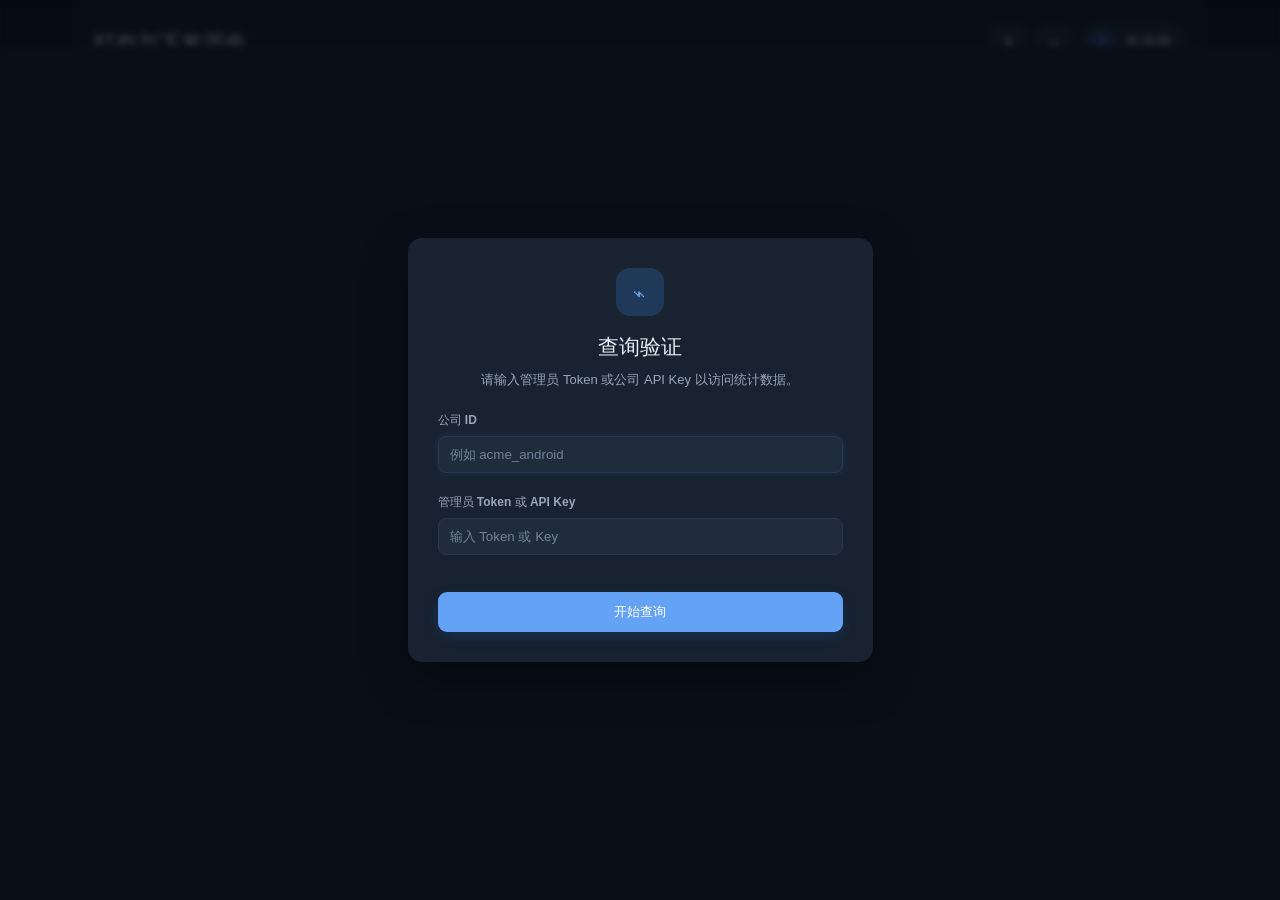
<file: jiagu/server/internal/httpapi/admin/index.html>
<!doctype html>
<html lang="zh-CN">
<head>
  <meta charset="utf-8">
  <meta name="viewport" content="width=device-width, initial-scale=1">
  <meta name="color-scheme" content="dark light">
  <script>try{document.documentElement.dataset.theme=localStorage.getItem("jiagu.theme")||"dark"}catch(_){document.documentElement.dataset.theme="dark"}</script>
  <title>Jiagu · 打包与下发统计</title>
  <link rel="stylesheet" href="styles.css">
  <link rel="stylesheet" href="index.css">
  <link rel="stylesheet" href="theme.css">
</head>
<body>
  <div class="shell standalone">
    <main>
      <header class="topbar">
        <div>
          <h1 id="pageTitle">打包与下发历史</h1>
        </div>
        <div class="top-actions">
          <button class="icon-button theme-toggle" type="button" title="切换到浅色模式" aria-label="切换到浅色模式">☀</button>
          <button class="icon-button" id="refreshButton" type="button" title="刷新">↻</button>
          <button class="user-chip" id="authInfo" type="button"><span>?</span><b>未连接</b></button>
        </div>
      </header>

      <section class="content">
        <section class="table-card">
          <div class="table-wrap" id="logsContainer">
            <!-- Grouped tables will be rendered here -->
          </div>
          <div class="table-state" id="logsState">
            <span class="spinner"></span>
            <p>正在读取统计信息…</p>
          </div>
          <footer class="table-footer">
            <span id="logsCount">共 0 条记录</span>
            <div class="page-controls">
              <label class="page-size-label" for="pageSizeSelect">
                每页
                <select id="pageSizeSelect" aria-label="每页显示条数">
                  <option value="5">5 条</option>
                  <option value="20" selected>20 条</option>
                  <option value="50">50 条</option>
                  <option value="100">100 条</option>
                </select>
              </label>
              <div class="pagination" id="logsPagination"></div>
            </div>
          </footer>
        </section>
      </section>
    </main>
  </div>

  <dialog class="compact-dialog" id="loginDialog">
    <form id="loginForm">
      <div class="token-symbol">⌁</div>
      <h2>查询验证</h2>
      <p>请输入管理员 Token 或公司 API Key 以访问统计数据。</p>
      <label class="field">
        <span>公司 ID</span>
        <input name="companyId" id="companyIdInput" required placeholder="例如 acme_android">
      </label>
      <label class="field">
        <span>管理员 Token 或 API Key</span>
        <input name="key" type="password" required placeholder="输入 Token 或 Key">
      </label>
      <p class="form-error" id="loginError"></p>
      <button class="primary-button full-button" type="submit">开始查询</button>
    </form>
  </dialog>

  <div class="toast" id="toast" role="status" aria-live="polite"></div>
  <script src="theme.js" defer></script>
  <script src="index.js" defer></script>
</body>
</html>
</file>
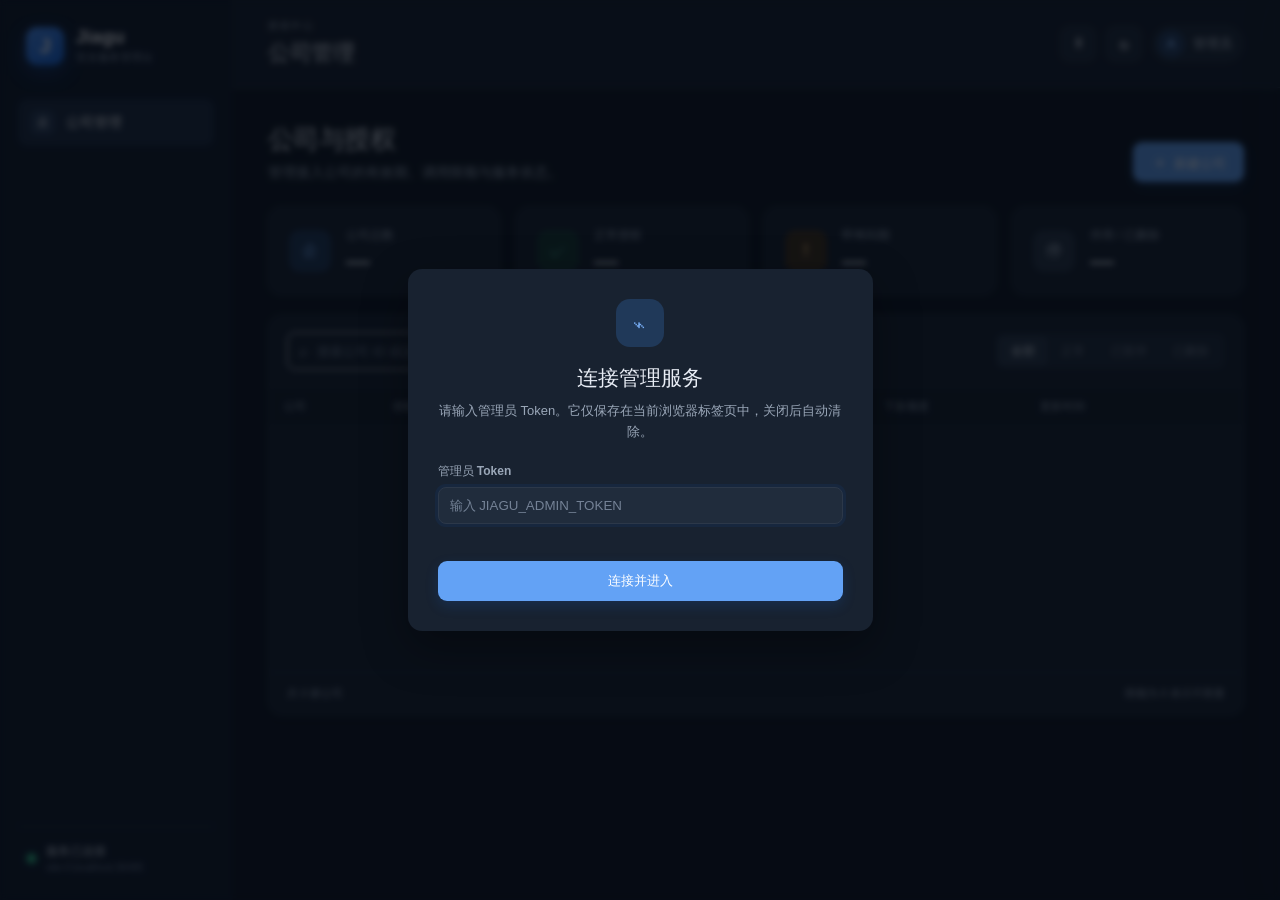
<file: jiagu/server/internal/httpapi/admin/mgr.htm>
<!doctype html>
<html lang="zh-CN">
<head>
  <meta charset="utf-8">
  <meta name="viewport" content="width=device-width, initial-scale=1">
  <meta name="color-scheme" content="dark light">
  <script>try{document.documentElement.dataset.theme=localStorage.getItem("jiagu.theme")||"dark"}catch(_){document.documentElement.dataset.theme="dark"}</script>
  <title>Jiagu · 公司管理</title>
  <link rel="stylesheet" href="styles.css">
  <link rel="stylesheet" href="mgr.css">
  <link rel="stylesheet" href="theme.css">
</head>
<body>
  <div class="shell">
    <aside class="sidebar">
      <a class="brand" href="mgr.htm" aria-label="Jiagu 管理台">
        <span class="brand-mark">J</span>
        <span><strong>Jiagu</strong><small>安全服务管理台</small></span>
      </a>
      <nav aria-label="主导航">
        <a class="nav-item active" href="mgr.htm"><span class="nav-icon">企</span>公司管理</a>
      </nav>
      <div class="sidebar-foot">
        <span class="health-dot"></span>
        <span><strong>服务已连接</strong><small id="serviceAddress"></small></span>
      </div>
    </aside>

    <main>
      <header class="topbar">
        <div><p class="eyebrow">授权中心</p><h1>公司管理</h1></div>
        <div class="top-actions">
          <button class="icon-button theme-toggle" type="button" title="切换到浅色模式" aria-label="切换到浅色模式">☀</button>
          <button class="icon-button" id="refreshButton" type="button" title="刷新" aria-label="刷新">↻</button>
          <button class="user-chip" id="changeTokenButton" type="button"><span>A</span>管理员</button>
        </div>
      </header>

      <section class="content">
        <div class="intro">
          <div><h2>公司与授权</h2><p>管理接入公司的有效期、调用限额与服务状态。</p></div>
          <button class="primary-button" id="createButton" type="button"><span>＋</span>新建公司</button>
        </div>

        <div class="metrics" aria-label="公司统计">
          <article class="metric-card"><span class="metric-icon blue">企</span><div><small>公司总数</small><strong id="totalMetric">—</strong></div></article>
          <article class="metric-card"><span class="metric-icon green">✓</span><div><small>正常授权</small><strong id="activeMetric">—</strong></div></article>
          <article class="metric-card"><span class="metric-icon amber">!</span><div><small>即将到期</small><strong id="expiringMetric">—</strong></div></article>
          <article class="metric-card"><span class="metric-icon slate">停</span><div><small>停用 / 已删除</small><strong id="inactiveMetric">—</strong></div></article>
        </div>

        <section class="table-card">
          <div class="table-tools">
            <label class="search"><span>⌕</span><input id="searchInput" type="search" placeholder="搜索公司 ID 或说明" autocomplete="off"></label>
            <div class="filters" role="group" aria-label="状态筛选">
              <button class="filter active" data-status="ALL" type="button">全部</button>
              <button class="filter" data-status="ACTIVE" type="button">正常</button>
              <button class="filter" data-status="SUSPENDED" type="button">已暂停</button>
              <button class="filter" data-status="REVOKED" type="button">已删除</button>
            </div>
          </div>
          <div class="table-wrap">
            <table>
              <thead><tr><th>公司</th><th>授权状态</th><th>授权有效期</th><th>打包额度</th><th>下发额度</th><th>更新时间</th><th><span class="sr-only">操作</span></th></tr></thead>
              <tbody id="companyRows"></tbody>
            </table>
            <div class="table-state" id="tableState"><span class="spinner"></span><p>正在读取公司信息…</p></div>
          </div>
          <footer class="table-footer"><span id="resultCount">共 0 家公司</span><span>限额为 0 表示不限量</span></footer>
        </section>
      </section>
    </main>
  </div>

  <div class="scrim hidden" id="drawerScrim"></div>
  <aside class="drawer" id="detailDrawer" aria-hidden="true" aria-labelledby="detailTitle">
    <div class="drawer-header">
      <div><p class="eyebrow">公司详情</p><h2 id="detailTitle">—</h2></div>
      <button class="icon-button" id="closeDrawerButton" type="button" aria-label="关闭">×</button>
    </div>
    <div class="drawer-body" id="detailBody"></div>
    <div class="drawer-actions">
      <button class="danger-ghost" id="deleteButton" type="button">逻辑删除</button>
      <div class="action-cluster">
        <button class="secondary-button" id="statusButton" type="button">暂停服务</button>
        <button class="primary-button" id="editButton" type="button">编辑信息</button>
      </div>
    </div>
  </aside>

  <dialog id="companyDialog">
    <form id="companyForm">
      <div class="dialog-header"><div><p class="eyebrow" id="formEyebrow">公司接入</p><h2 id="formTitle">新建公司</h2></div><button class="icon-button dialog-close" type="button" aria-label="关闭">×</button></div>
      <div class="form-grid">
        <label class="field full"><span>公司 ID <b>*</b></span><input name="companyId" required minlength="2" maxlength="64" pattern="[A-Za-z0-9][A-Za-z0-9_-]{1,63}" placeholder="例如 acme_android"><small>创建后不可修改，仅支持字母、数字、下划线和连字符</small></label>
        <label class="field full"><span>公司说明</span><input name="description" maxlength="200" placeholder="例如 ACME Android 产品线"></label>
        <label class="field"><span>授权开始时间 <b>*</b></span><input name="authorizedFrom" type="datetime-local" required></label>
        <label class="field"><span>授权结束时间</span><input name="authorizedUntil" type="datetime-local"><small>留空表示永久有效</small></label>
        <label class="field"><span>打包次数上限</span><input name="packLimit" type="number" min="0" step="1" value="0"><small>0 表示不限量</small></label>
        <label class="field"><span>下发次数上限</span><input name="deliveryLimit" type="number" min="0" step="1" value="0"><small>0 表示不限量</small></label>
        <label class="field full edit-only"><span>授权状态</span><select name="status"><option value="ACTIVE">正常</option><option value="SUSPENDED">暂停</option><option value="EXPIRED">过期</option></select></label>
        <label class="field full"><span>扩展信息（JSON）</span><textarea name="ext" rows="5" spellcheck="false" placeholder='{"contractNo":"C-2026-001","contact":"security@example.com"}'></textarea><small id="jsonHint">可填写合同号、联系人等自定义信息</small></label>
      </div>
      <div class="dialog-actions"><button class="secondary-button dialog-close" type="button">取消</button><button class="primary-button" id="saveButton" type="submit">创建公司</button></div>
    </form>
  </dialog>

  <dialog class="compact-dialog" id="tokenDialog">
    <form id="tokenForm">
      <div class="token-symbol">⌁</div><h2>连接管理服务</h2><p>请输入管理员 Token。它仅保存在当前浏览器标签页中，关闭后自动清除。</p>
      <label class="field"><span>管理员 Token</span><input name="token" type="password" required autocomplete="current-password" placeholder="输入 JIAGU_ADMIN_TOKEN"></label>
      <p class="form-error" id="tokenError"></p><button class="primary-button full-button" type="submit">连接并进入</button>
    </form>
  </dialog>

  <dialog class="compact-dialog" id="keyDialog">
    <div class="success-symbol">✓</div><h2>公司创建成功</h2><p>API Key 只会显示这一次，请立即复制并保存到安全位置。</p>
    <label class="key-box"><span>公司 API Key</span><output id="apiKeyOutput"></output></label>
    <div class="dialog-actions"><button class="secondary-button" id="closeKeyButton" type="button">我已保存</button><button class="primary-button" id="copyKeyButton" type="button">复制 API Key</button></div>
  </dialog>

  <dialog class="compact-dialog" id="deleteDialog">
    <div class="danger-symbol">!</div><h2>确认逻辑删除？</h2><p id="deleteMessage"></p><div class="notice">数据库文件和历史记录会保留；公司状态将改为“已删除”，其打包和设备授权会立即停止。</div>
    <div class="dialog-actions"><button class="secondary-button" id="cancelDeleteButton" type="button">取消</button><button class="danger-button" id="confirmDeleteButton" type="button">确认删除</button></div>
  </dialog>

  <dialog class="compact-dialog" id="statusDialog">
    <div class="token-symbol" id="statusSymbol">Ⅱ</div><h2 id="statusDialogTitle">暂停公司服务？</h2><p id="statusMessage"></p>
    <div class="notice" id="statusNotice"></div>
    <div class="dialog-actions"><button class="secondary-button" id="cancelStatusButton" type="button">取消</button><button class="primary-button" id="confirmStatusButton" type="button">确认暂停</button></div>
  </dialog>

  <div class="toast" id="toast" role="status" aria-live="polite"></div>
  <script src="theme.js" defer></script>
  <script src="mgr.js" defer></script>
</body>
</html>
</file>
<file: jiagu/server/internal/httpapi/admin/styles.css>
:root{--ink:#18212f;--muted:#6d7787;--line:#e7eaf0;--surface:#fff;--canvas:#f5f7fa;--blue:#1769e0;--blue-dark:#0f55bc;--green:#16865c;--amber:#b86c0a;--red:#c83c3c;--shadow:0 16px 45px rgba(31,45,68,.13);font-family:Inter,"Segoe UI","Microsoft YaHei",sans-serif;color:var(--ink);background:var(--canvas);font-synthesis:none}*{box-sizing:border-box}body{margin:0;min-width:320px}.shell{min-height:100vh;display:grid;grid-template-columns:232px 1fr}.sidebar{position:fixed;inset:0 auto 0 0;width:232px;background:#111b2b;color:#cbd3df;padding:27px 18px;display:flex;flex-direction:column;z-index:10}.brand{display:flex;gap:12px;align-items:center;color:white;text-decoration:none;padding:0 8px 34px}.brand-mark{width:38px;height:38px;border-radius:11px;display:grid;place-items:center;background:linear-gradient(145deg,#4d91f5,#1769e0);font-size:21px;font-weight:800;box-shadow:0 7px 20px rgba(23,105,224,.35)}.brand strong,.brand small,.sidebar-foot strong,.sidebar-foot small{display:block}.brand strong{letter-spacing:.4px;font-size:18px}.brand small{color:#8895a8;font-size:11px;margin-top:2px}.nav-item{display:flex;gap:11px;align-items:center;color:#aeb8c8;text-decoration:none;padding:11px 12px;border-radius:9px;font-size:14px}.nav-item.active{background:#1e2c41;color:white}.nav-icon{width:25px;height:25px;display:grid;place-items:center;border-radius:7px;background:#2a3c57;font-size:12px}.sidebar-foot{margin-top:auto;padding:16px 9px 0;border-top:1px solid #273448;display:flex;align-items:center;gap:10px;font-size:12px}.sidebar-foot small{color:#738198;margin-top:2px;max-width:150px;overflow:hidden;text-overflow:ellipsis}.health-dot{width:9px;height:9px;border-radius:50%;background:#32c58b;box-shadow:0 0 0 4px rgba(50,197,139,.12)}main{grid-column:2;min-width:0}.topbar{height:88px;background:rgba(255,255,255,.92);border-bottom:1px solid var(--line);display:flex;align-items:center;justify-content:space-between;padding:0 36px;position:sticky;top:0;z-index:5;backdrop-filter:blur(12px)}h1,h2,p{margin:0}.topbar h1{font-size:22px;letter-spacing:-.3px}.eyebrow{text-transform:uppercase;color:#8791a1;font-size:10px;font-weight:700;letter-spacing:1.5px;margin-bottom:5px}.top-actions{display:flex;align-items:center;gap:10px}.icon-button{border:1px solid var(--line);background:#fff;color:#687386;width:36px;height:36px;border-radius:9px;font-size:21px;cursor:pointer;display:grid;place-items:center;line-height:1}.icon-button:hover{background:#f3f5f8}.user-chip{border:0;background:#f2f5f8;border-radius:22px;padding:5px 12px 5px 5px;display:flex;align-items:center;gap:8px;color:#4b5668;cursor:pointer}.user-chip span{width:28px;height:28px;border-radius:50%;background:#dce9fc;color:#1769e0;display:grid;place-items:center;font-weight:700}.content{padding:34px 36px 50px;max-width:1560px;margin:auto}.intro{display:flex;justify-content:space-between;align-items:flex-end;margin-bottom:25px}.intro h2{font-size:26px;letter-spacing:-.6px}.intro p{margin-top:7px;color:var(--muted);font-size:14px}.primary-button,.secondary-button,.danger-button,.danger-ghost{height:40px;padding:0 17px;border-radius:9px;border:1px solid transparent;font-weight:650;cursor:pointer;font-family:inherit}.primary-button{background:var(--blue);color:#fff;box-shadow:0 5px 13px rgba(23,105,224,.17)}.primary-button:hover{background:var(--blue-dark)}.primary-button span{font-size:18px;margin-right:5px}.secondary-button{background:#fff;color:#3f4a5a;border-color:#dce1e9}.secondary-button:hover{background:#f7f8fa}.danger-button{background:var(--red);color:#fff}.danger-ghost{background:#fff;color:var(--red);border-color:#efcaca}.metrics{display:grid;grid-template-columns:repeat(4,1fr);gap:16px;margin-bottom:20px}.metric-card{background:#fff;border:1px solid var(--line);border-radius:12px;padding:19px 20px;display:flex;align-items:center;gap:15px;box-shadow:0 2px 5px rgba(25,40,65,.025)}.metric-icon{width:42px;height:42px;border-radius:11px;display:grid;place-items:center;font-weight:750}.metric-icon.blue{color:#1769e0;background:#eaf2ff}.metric-icon.green{color:#16865c;background:#e7f7f1}.metric-icon.amber{color:#b86c0a;background:#fff3df}.metric-icon.slate{color:#677286;background:#eef1f5}.metric-card small,.metric-card strong{display:block}.metric-card small{color:var(--muted);font-size:12px;margin-bottom:3px}.metric-card strong{font-size:24px}.table-card{background:#fff;border:1px solid var(--line);border-radius:13px;overflow:hidden;box-shadow:0 3px 12px rgba(25,40,65,.035)}.table-tools{display:flex;justify-content:space-between;align-items:center;padding:16px 18px;border-bottom:1px solid var(--line)}.search{height:38px;width:285px;border:1px solid #dce1e9;border-radius:8px;display:flex;align-items:center;gap:8px;padding:0 11px;color:#8791a1}.search:focus-within{border-color:#7aaff5;box-shadow:0 0 0 3px rgba(23,105,224,.08)}.search input{border:0;outline:0;width:100%;font:inherit;font-size:13px;color:var(--ink)}.filters{display:flex;padding:3px;background:#f1f3f6;border-radius:8px}.filter{height:30px;border:0;background:transparent;color:#707b8c;padding:0 13px;border-radius:6px;font:inherit;font-size:12px;cursor:pointer}.filter.active{background:#fff;color:#263143;box-shadow:0 1px 4px rgba(27,40,61,.12);font-weight:650}.table-wrap{overflow:auto;min-height:285px;position:relative}table{width:100%;border-collapse:collapse;white-space:nowrap}th{text-align:left;color:#7a8494;font-size:11px;font-weight:650;text-transform:uppercase;letter-spacing:.35px;background:#fafbfc;padding:12px 15px;border-bottom:1px solid var(--line)}td{padding:14px 15px;border-bottom:1px solid #eef0f4;font-size:13px;color:#4a5566}tbody tr{cursor:pointer;transition:background .12s}tbody tr:hover{background:#f8faff}tbody tr:last-child td{border-bottom:0}.company-cell{display:flex;align-items:center;gap:11px}.avatar{width:34px;height:34px;border-radius:9px;background:#e9f1fd;color:#1769e0;display:grid;place-items:center;font-weight:750}.company-cell strong,.company-cell small{display:block;max-width:230px;overflow:hidden;text-overflow:ellipsis}.company-cell strong{font-size:13px;color:#273244}.company-cell small{font-size:11px;color:#8a94a3;margin-top:3px}.status{display:inline-flex;align-items:center;gap:6px;border-radius:15px;padding:5px 9px;font-size:11px;font-weight:650}.status:before{content:"";width:6px;height:6px;border-radius:50%;background:currentColor}.status-active{background:#e8f7f1;color:#16865c}.status-suspended,.status-expired{background:#fff1df;color:#a8620b}.status-revoked{background:#f1f2f4;color:#677181}.quota{min-width:100px}.quota-line{display:flex;justify-content:space-between;font-size:11px;margin-bottom:5px}.progress{height:4px;background:#edf0f4;border-radius:3px;overflow:hidden}.progress i{display:block;height:100%;background:#5792e6;border-radius:3px}.row-action{border:0;background:transparent;color:#8a94a3;font-size:20px;cursor:pointer}.table-state{position:absolute;inset:45px 0 0;display:flex;flex-direction:column;align-items:center;justify-content:center;color:#8a94a3;font-size:13px;background:#fff}.table-state.hidden{display:none}.spinner{width:24px;height:24px;border:2px solid #d9e1ec;border-top-color:#1769e0;border-radius:50%;animation:spin .7s linear infinite;margin-bottom:10px}@keyframes spin{to{transform:rotate(360deg)}}.table-footer{padding:13px 18px;border-top:1px solid var(--line);display:flex;justify-content:space-between;color:#8992a1;font-size:11px}.drawer{position:fixed;right:0;top:0;bottom:0;width:min(480px,100vw);background:#fff;z-index:21;box-shadow:-18px 0 45px rgba(27,39,58,.14);transform:translateX(105%);transition:transform .22s ease;display:flex;flex-direction:column}.drawer.open{transform:none}.scrim{position:fixed;inset:0;background:rgba(12,20,33,.28);z-index:20;backdrop-filter:blur(2px)}.hidden{display:none!important}.drawer-header{padding:25px 26px;border-bottom:1px solid var(--line);display:flex;justify-content:space-between;align-items:center}.drawer-header h2{font-size:21px}.drawer-body{padding:25px 26px;overflow:auto;flex:1}.detail-lead{background:#f6f8fb;border-radius:11px;padding:17px;margin-bottom:23px}.detail-lead p{font-size:13px;color:#667284;line-height:1.6;margin-top:9px}.detail-grid{display:grid;grid-template-columns:1fr 1fr;gap:20px 18px}.detail-item small{display:block;color:#8a94a3;font-size:11px;margin-bottom:6px}.detail-item strong{font-size:13px;word-break:break-word}.detail-item.full{grid-column:1/-1}.detail-section{border-top:1px solid var(--line);margin-top:23px;padding-top:22px}.detail-section h3{font-size:13px;margin:0 0 13px}.json-view{background:#121c2c;color:#b9d0ef;border-radius:9px;padding:14px;white-space:pre-wrap;word-break:break-word;font:12px/1.6 Consolas,monospace;min-height:49px}.drawer-actions{padding:17px 26px;border-top:1px solid var(--line);display:flex;justify-content:space-between}dialog{width:min(640px,calc(100vw - 30px));border:0;border-radius:14px;padding:0;box-shadow:var(--shadow);color:var(--ink)}dialog::backdrop{background:rgba(12,20,33,.42);backdrop-filter:blur(3px)}.dialog-header{padding:22px 25px;border-bottom:1px solid var(--line);display:flex;justify-content:space-between;align-items:center}.dialog-header h2{font-size:20px}.dialog-header .icon-button{border:0}.form-grid{padding:22px 25px;display:grid;grid-template-columns:1fr 1fr;gap:18px}.field{display:flex;flex-direction:column;gap:7px;font-size:12px;color:#4d5868}.field.full{grid-column:1/-1}.field span{font-weight:650}.field b{color:var(--red)}.field input,.field select,.field textarea{width:100%;border:1px solid #d8dde6;border-radius:8px;padding:10px 11px;color:var(--ink);background:#fff;font:13px inherit;outline:0}.field input:focus,.field select:focus,.field textarea:focus{border-color:#6ba2ed;box-shadow:0 0 0 3px rgba(23,105,224,.08)}.field input:disabled{background:#f1f3f6;color:#8a94a3}.field textarea{resize:vertical;font-family:Consolas,monospace}.field small{color:#929ba9;font-size:10px}.field .invalid{border-color:#d85252}.dialog-actions{padding:16px 25px;border-top:1px solid var(--line);display:flex;justify-content:flex-end;gap:9px}.edit-only{display:none}.editing .edit-only{display:flex}.compact-dialog{max-width:465px;text-align:center;padding:30px}.compact-dialog .field{text-align:left;margin:21px 0 0}.compact-dialog h2{font-size:21px;margin-bottom:9px}.compact-dialog>p,.compact-dialog form>p{color:#6f7989;font-size:13px;line-height:1.55}.compact-dialog .dialog-actions{border:0;padding:22px 0 0}.token-symbol,.success-symbol,.danger-symbol{width:48px;height:48px;border-radius:14px;display:grid;place-items:center;margin:0 auto 17px;font-size:23px;font-weight:750}.token-symbol{background:#eaf2ff;color:#1769e0}.success-symbol{background:#e8f7f1;color:#16865c}.danger-symbol{background:#feeeee;color:#c83c3c}.full-button{width:100%;margin-top:12px}.form-error{color:#c83c3c!important;min-height:18px;margin-top:7px!important}.key-box{display:block;text-align:left;background:#f5f7fa;border:1px solid var(--line);padding:12px;border-radius:9px;margin-top:20px}.key-box span{display:block;color:#7e8898;font-size:10px;margin-bottom:7px}.key-box output{display:block;word-break:break-all;font:12px/1.5 Consolas,monospace;color:#263143}.notice{text-align:left;margin-top:18px;padding:12px;background:#fff7e9;color:#8d5a18;border-radius:8px;font-size:12px;line-height:1.55}.toast{position:fixed;left:50%;bottom:28px;transform:translate(-50%,20px);background:#172236;color:white;padding:11px 16px;border-radius:8px;font-size:12px;z-index:50;opacity:0;pointer-events:none;transition:.2s}.toast.show{opacity:1;transform:translate(-50%,0)}.sr-only{position:absolute;width:1px;height:1px;padding:0;margin:-1px;overflow:hidden;clip:rect(0,0,0,0);white-space:nowrap;border:0}

/* Logs View & Pagination */
.breadcrumb{display:flex;align-items:center;gap:8px;font-size:13px;color:var(--muted);margin-bottom:20px}
.breadcrumb button.text-link{background:transparent;border:0;padding:0;color:var(--blue);cursor:pointer;font:inherit}
.breadcrumb button.text-link:hover{text-decoration:underline}
.breadcrumb strong{color:var(--ink)}
.group-header{background:#fafbfc;padding:12px 18px;border-bottom:1px solid var(--line);border-top:1px solid var(--line);display:flex;align-items:center;gap:10px;font-weight:650;font-size:14px;color:#7a8494;letter-spacing:.35px}
.group-header:first-child{border-top:0}
.group-icon{width:20px;height:20px;background:#eaecf0;border-radius:5px;display:grid;place-items:center;font-size:10px}
.pagination{display:flex;gap:4px}
.page-btn{min-width:28px;height:28px;border:1px solid var(--line);background:#fff;border-radius:6px;font-size:12px;cursor:pointer;display:grid;place-items:center;color:#667085}
.page-btn:hover{background:#f9fafb}
.page-btn.active{background:var(--blue);color:#fff;border-color:var(--blue)}
.page-btn:disabled{opacity:.5;cursor:not-allowed}
.quota-clickable{cursor:pointer;transition:background .1s}
.quota-clickable:hover{background:#f0f7ff;border-radius:6px}

@media(max-width:1050px){.metrics{grid-template-columns:1fr 1fr}.table-tools{align-items:flex-start;gap:12px;flex-direction:column}.search{width:100%}}@media(max-width:760px){.shell{display:block}.sidebar{position:static;width:100%;height:68px;padding:14px 18px;flex-direction:row;align-items:center}.brand{padding:0}.brand small,.sidebar nav,.sidebar-foot{display:none}main{display:block}.topbar{height:68px;padding:0 18px}.topbar .eyebrow{display:none}.content{padding:23px 16px}.intro{align-items:center}.intro h2{font-size:22px}.intro p{display:none}.metrics{grid-template-columns:1fr 1fr;gap:9px}.metric-card{padding:13px}.metric-icon{display:none}.table-tools{padding:13px}.filters{width:100%;overflow:auto}.filter{flex:1;padding:0 9px}.table-footer span:last-child{display:none}.form-grid{grid-template-columns:1fr}.field{grid-column:1/-1}.compact-dialog{padding:24px}.top-actions .user-chip{font-size:0}.user-chip{padding-right:5px}}
</file>
<file: jiagu/server/internal/httpapi/admin/index.css>
.shell.standalone {
    display: block;
}

.shell.standalone main {
    margin: 0 auto;
    max-width: 1200px;
}

.shell.standalone .content {
    padding-top: 6px;
}

.shell.standalone .user-chip {
    max-width: min(360px, 42vw);
    padding: 6px 14px 6px 6px;
}

.shell.standalone .user-chip b {
    min-width: 0;
    overflow: hidden;
    white-space: nowrap;
    text-overflow: ellipsis;
    font-size: 16px;
    font-weight: 650;
}

.topbar {
    position: static;
    margin: 0 36px;
    padding-right: 18px;
    padding-left: 18px;
    background: #fff;
    border-radius: 0 0 12px 12px;
}

.breadcrumb a {
    color: var(--blue);
    text-decoration: none;
}

.breadcrumb a:hover {
    text-decoration: underline;
}

.group-header {
    background: #fafbfc;
    padding: 12px 18px;
    border-bottom: 1px solid var(--line);
    border-top: 1px solid var(--line);
    display: flex;
    align-items:center;
    gap: 10px;
    font-weight: 650;
    font-size: 14px;
    color: #7a8494;
    letter-spacing: .35px;
}

.group-header:first-child {
    border-top: 0;
}

.group-icon {
    width: 20px;
    height: 20px;
    background: #eaecf0;
    border-radius: 5px;
    display: grid;
    place-items: center;
    font-size: 10px;
}

.pagination {
    display: flex;
    gap: 4px;
}

.page-controls,
.page-size-label {
    display: flex;
    align-items: center;
}

.page-controls {
    gap: 12px;
}

.page-size-label {
    gap: 6px;
    color: #667085;
    white-space: nowrap;
}

.page-size-label select {
    height: 28px;
    padding: 0 24px 0 8px;
    border: 1px solid var(--line);
    border-radius: 6px;
    background: #fff;
    color: #667085;
    font: inherit;
    cursor: pointer;
}

.page-btn {
    min-width: 28px;
    height: 28px;
    border: 1px solid var(--line);
    background: #fff;
    border-radius: 6px;
    font-size: 12px;
    cursor: pointer;
    display: grid;
    place-items: center;
    color: #667085;
}

.page-btn:hover {
    background: #f9fafb;
}

.page-btn.active {
    background: var(--blue);
    color: #fff;
    border-color: var(--blue);
}

.page-btn:disabled {
    opacity: .5;
    cursor: not-allowed;
}

#logsContainer table {
    table-layout: fixed;
    min-width: 1000px;
}

#logsContainer .log-version { width: 12%; }
#logsContainer .log-status { width: 12%; }
#logsContainer .log-packer { width: 26%; }
#logsContainer .log-time { width: 19%; }
#logsContainer .log-delivery { width: 12%; }

#logsContainer td {
    overflow: hidden;
    text-overflow: ellipsis;
}

.packer-cell {
    display: flex;
    align-items: center;
    gap: 8px;
}

.packer-cell span:last-child {
    min-width: 0;
    overflow: hidden;
    text-overflow: ellipsis;
}

.packer-avatar {
    flex-shrink: 0;
    width: 20px;
    height: 20px;
    background: #f2f4f7;
    border-radius: 50%;
    display: grid;
    place-items: center;
    font-size: 10px;
    font-weight: 600;
    color: #475467;
}

@media (max-width: 760px) {
    .shell.standalone .topbar {
        margin-right: 16px;
        margin-left: 16px;
    }

    .shell.standalone .top-actions .user-chip {
        max-width: 45vw;
        padding-right: 10px;
        font-size: 14px;
    }

    .shell.standalone .user-chip b {
        font-size: 14px;
    }
}
</file>
<file: jiagu/server/internal/httpapi/admin/theme.css>
.theme-toggle {
  font-size: 17px;
}

html[data-theme="dark"] {
  color-scheme: dark;
  --ink: #e8edf5;
  --muted: #9aa7b8;
  --line: #2c3849;
  --surface: #182230;
  --canvas: #0f1722;
  --blue: #63a2f5;
  --blue-dark: #438bdd;
  --green: #50c997;
  --amber: #e3a34c;
  --red: #ef7777;
  --shadow: 0 16px 45px rgba(0, 0, 0, .34);
}

html[data-theme="dark"] body {
  background: var(--canvas);
}

html[data-theme="dark"] .topbar {
  background: rgba(24, 34, 48, .96);
}

html[data-theme="dark"] .table-card,
html[data-theme="dark"] .metric-card,
html[data-theme="dark"] .drawer,
html[data-theme="dark"] dialog,
html[data-theme="dark"] .table-state {
  background: var(--surface);
}

html[data-theme="dark"] .icon-button,
html[data-theme="dark"] .secondary-button,
html[data-theme="dark"] .danger-ghost,
html[data-theme="dark"] .page-btn,
html[data-theme="dark"] .page-size-label select,
html[data-theme="dark"] .field input,
html[data-theme="dark"] .field select,
html[data-theme="dark"] .field textarea {
  border-color: var(--line);
  background: #202c3c;
  color: var(--ink);
}

html[data-theme="dark"] .icon-button:hover,
html[data-theme="dark"] .secondary-button:hover,
html[data-theme="dark"] .page-btn:hover {
  background: #293749;
}

html[data-theme="dark"] .user-chip,
html[data-theme="dark"] .filters,
html[data-theme="dark"] .key-box,
html[data-theme="dark"] .detail-lead {
  background: #202c3c;
  color: #cbd5e2;
}

html[data-theme="dark"] .user-chip span,
html[data-theme="dark"] .avatar {
  background: #263f61;
  color: #85b8fa;
}

html[data-theme="dark"] .group-header,
html[data-theme="dark"] th {
  background: #141e2b;
  color: #95a3b5;
}

html[data-theme="dark"] td {
  color: #c6d0dd;
  border-bottom-color: #263243;
}

html[data-theme="dark"] tbody tr:hover {
  background: #1d2a3a;
}

html[data-theme="dark"] .group-icon,
html[data-theme="dark"] .packer-avatar,
html[data-theme="dark"] .metric-icon.slate {
  background: #293647;
  color: #b4c0cf;
}

html[data-theme="dark"] .search input {
  background: transparent;
  color: var(--ink);
}

html[data-theme="dark"] .filter.active {
  background: #2b394b;
  color: #edf3fa;
}

html[data-theme="dark"] .company-cell strong,
html[data-theme="dark"] .key-box output {
  color: #e8edf5;
}

html[data-theme="dark"] .eyebrow,
html[data-theme="dark"] .intro p,
html[data-theme="dark"] .metric-card small,
html[data-theme="dark"] .company-cell small,
html[data-theme="dark"] .table-footer,
html[data-theme="dark"] .page-size-label,
html[data-theme="dark"] .field,
html[data-theme="dark"] .field small,
html[data-theme="dark"] .detail-item small,
html[data-theme="dark"] .detail-lead p,
html[data-theme="dark"] .compact-dialog > p,
html[data-theme="dark"] .compact-dialog form > p,
html[data-theme="dark"] .key-box span {
  color: var(--muted);
}

html[data-theme="dark"] input::placeholder,
html[data-theme="dark"] textarea::placeholder {
  color: #748296;
}

html[data-theme="dark"] .field input:disabled {
  background: #151f2c;
  color: #77869a;
}

html[data-theme="dark"] .metric-icon.blue,
html[data-theme="dark"] .token-symbol {
  background: #203959;
  color: #78aff7;
}

html[data-theme="dark"] .metric-icon.green,
html[data-theme="dark"] .success-symbol,
html[data-theme="dark"] .status-active {
  background: #183b34;
  color: #63d3a8;
}

html[data-theme="dark"] .metric-icon.amber,
html[data-theme="dark"] .status-suspended,
html[data-theme="dark"] .status-expired,
html[data-theme="dark"] .notice {
  background: #42321d;
  color: #efbd72;
}

html[data-theme="dark"] .danger-symbol {
  background: #47282d;
  color: #ff9292;
}

html[data-theme="dark"] .status-revoked {
  background: #303947;
  color: #b1bdcb;
}

html[data-theme="dark"] .progress {
  background: #2d3949;
}

html[data-theme="dark"] .json-view {
  background: #0b121c;
}

html[data-theme="dark"] dialog::backdrop {
  background: rgba(3, 8, 15, .7);
}
</file>
<file: jiagu/server/internal/httpapi/admin/mgr.css>
.drawer-actions {
  gap: 10px;
}

.action-cluster {
  display: flex;
  gap: 9px;
}

.primary-button:disabled,
.secondary-button:disabled,
.danger-button:disabled,
.danger-ghost:disabled {
  cursor: not-allowed;
  box-shadow: none;
  opacity: 0.48;
}

@media (max-width: 480px) {
  .drawer-actions,
  .action-cluster {
    flex-wrap: wrap;
  }
}
</file>
